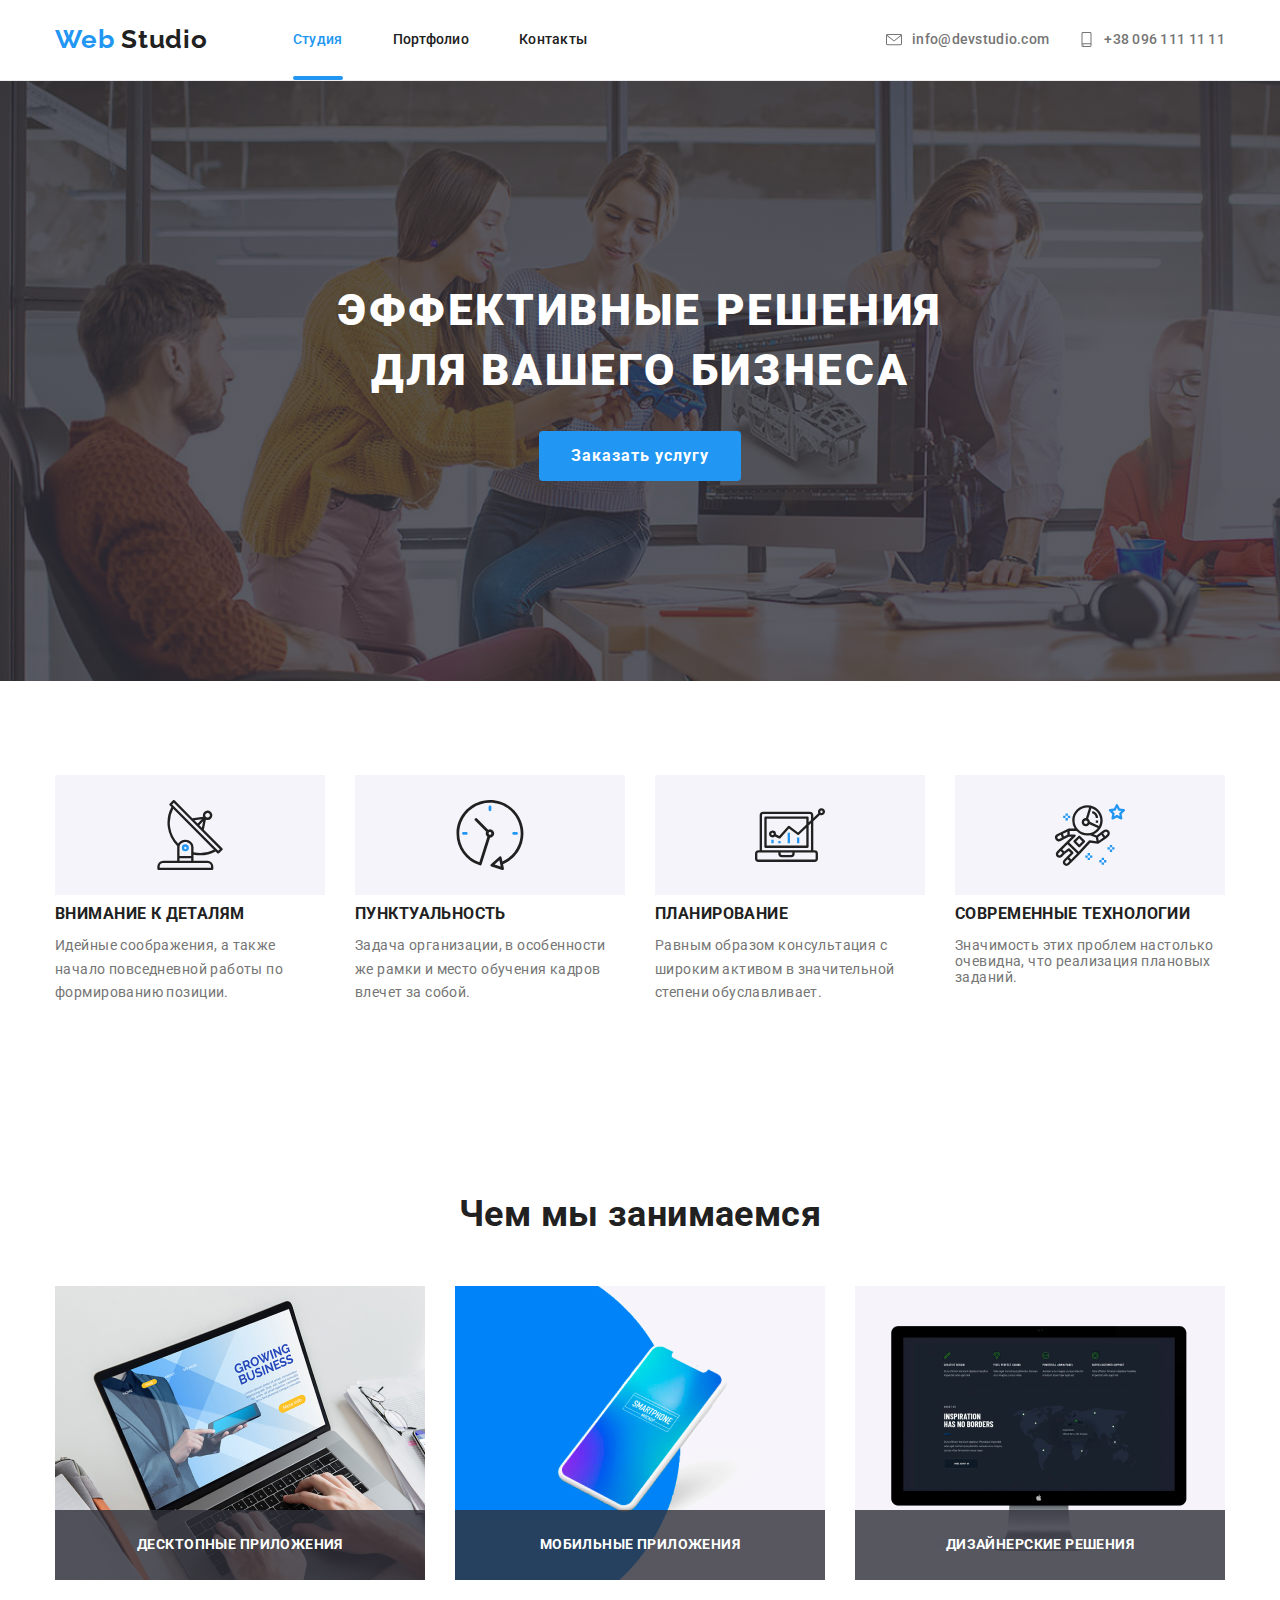
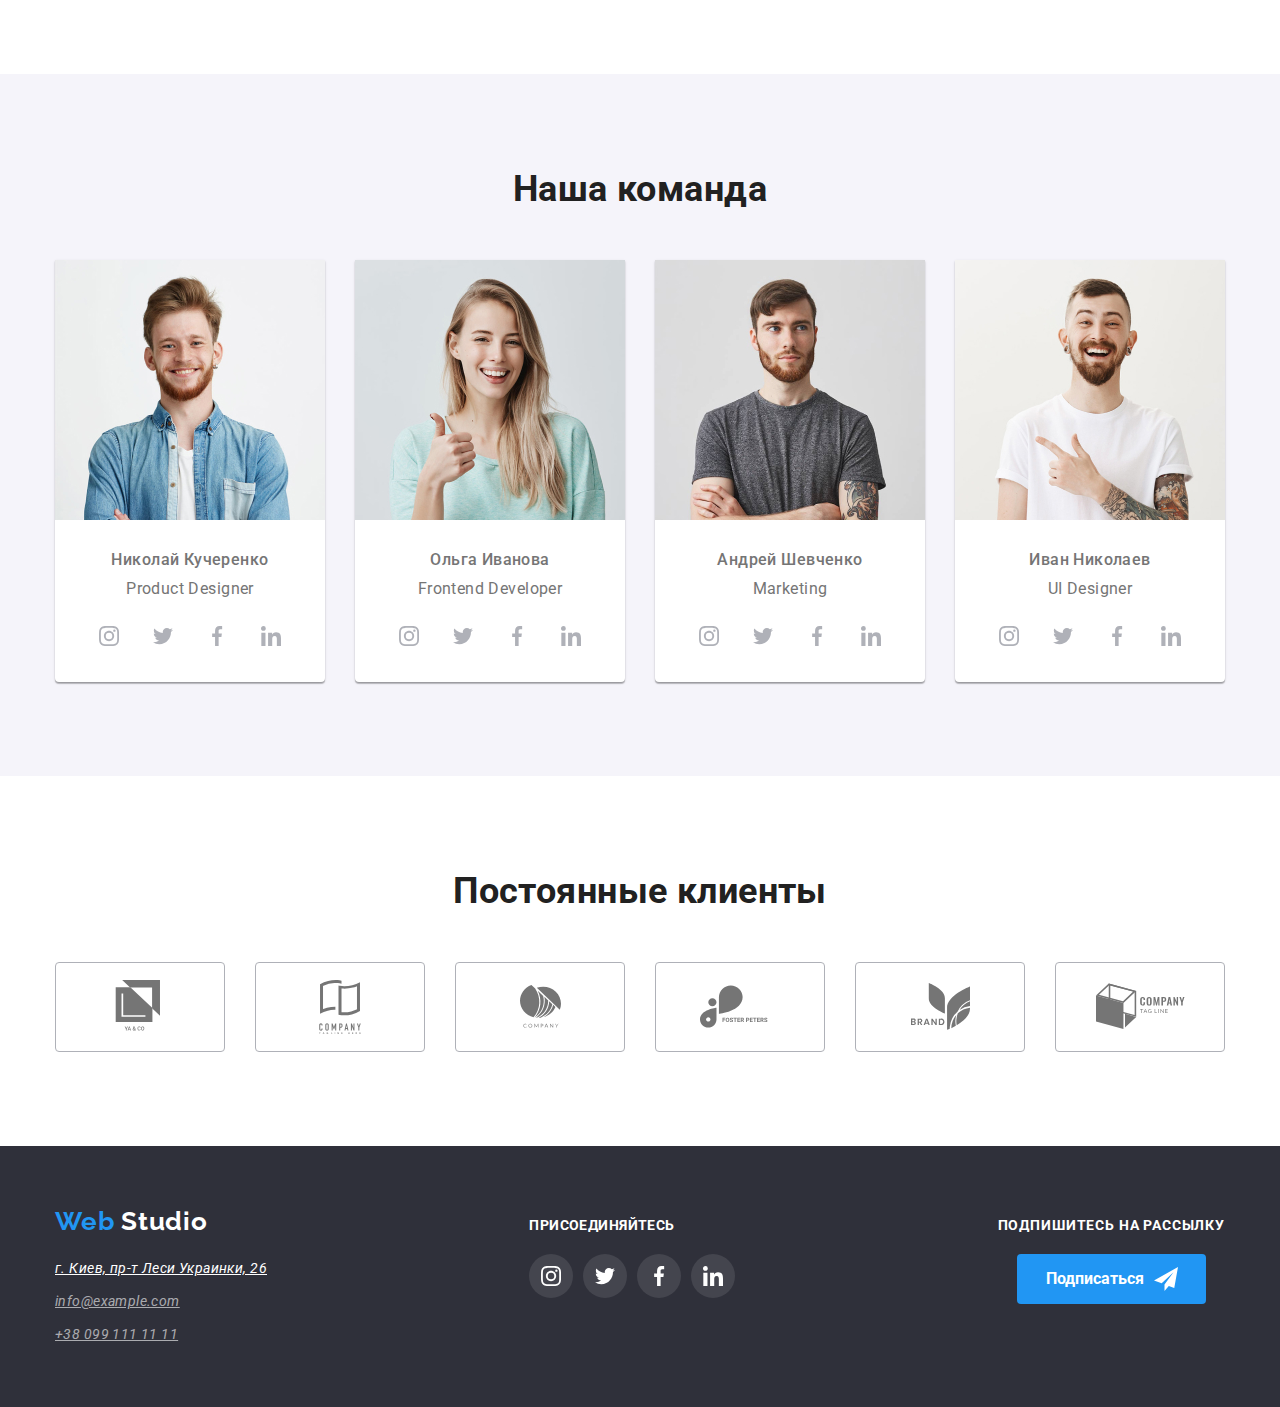
<file: index.html>
<!DOCTYPE html>
<html lang="ru">
  <head>
    <meta charset="UTF-8" />
    <meta name="viewport" content="width=device-width, initial-scale=1.0" />
    <title>Web Studio</title>
    <link
      href="https://fonts.googleapis.com/css2?family=Raleway:wght@700&family=Roboto:wght@400;500;900&display=swap"
      rel="stylesheet"
    />
    <link
      rel="stylesheet"
      href="https://cdnjs.cloudflare.com/ajax/libs/modern-normalize/0.7.0/modern-normalize.min.css"
    />
    <link rel="stylesheet" href="./css/style.css" />
  </head>
  <body>
    <!--Header-->
    <header class="page-header">
      <div class="container main-nav">
        <nav class="nav">
          <a class="logo" href="./index.html">
            Web <span class="logo__studio">Studio</span>
          </a>
          <ul class="site-nav list">
            <li class="site-nav__item">
              <a
                class="site-nav__link site-nav__link--current"
                href="./index.html"
                >Студия</a
              >
            </li>
            <li class="site-nav__item">
              <a class="site-nav__link" href="./portfolio.html">Портфолио</a>
            </li>
            <li class="site-nav__item">
              <a class="site-nav__link" href="">Контакты</a>
            </li>
          </ul>
        </nav>
        <ul class="auth-nav list">
          <li class="auth-nav__item">
            <a class="auth-nav__link" href="mailto:info@devstudio.com">
              <svg class="auth-nav__link--icon" width="16" height="16">
                <use href="./img/symbol-defs.svg#icon-mail"></use>
              </svg>

              info@devstudio.com
            </a>
          </li>
          <li class="auth-nav__item">
            <a class="auth-nav__link" href="tel:+380961111111">
              <svg class="auth-nav__link--icon" width="15" height="15">
                <use href="./img/symbol-defs.svg#icon-phone"></use>
              </svg>
              +38 096 111 11 11
            </a>
          </li>
        </ul>
      </div>
    </header>
    <main>
      <!--Hero-->
      <section class="hero-section">
        <div class="container hero">
          <h1 class="hero__title">Эффективные решения для вашего бизнеса</h1>
          <button class="button" data-modal-open>
            Заказать услугу
          </button>
        </div>
      </section>

      <!--work-->
      <section class="work-section">
        <div class="container">
          <h2 class="title main visually-hidden">Особенность работы</h2>
          <ul class="work list">
            <li class="work__item">
              <div class="work__item--icon">
                <svg class="work__item--sputnik">
                  <use href="./img/symbol-defs.svg#icon-sputnik"></use>
                </svg>
              </div>
              <h3 class="work__title">Внимание к деталям</h3>
              <p class="work__text">
                Идейные соображения, а также начало повседневной работы по
                формированию позиции.
              </p>
            </li>
            <li class="work__item">
              <div class="work__item--icon">
                <svg class="work__item--time">
                  <use href="./img/symbol-defs.svg#icon-time"></use>
                </svg>
              </div>
              <h3 class="work__title">Пунктуальность</h3>
              <p class="work__text">
                Задача организации, в особенности же рамки и место обучения
                кадров влечет за собой.
              </p>
            </li>
            <li class="work__item">
              <div class="work__item--icon">
                <svg class="work__item--comp">
                  <use href="./img/symbol-defs.svg#icon-comp"></use>
                </svg>
              </div>
              <h3 class="work__title">Планирование</h3>
              <p class="work__text">
                Равным образом консультация с широким активом в значительной
                степени обуславливает.
              </p>
            </li>
            <li class="work__item">
              <div class="work__item--icon">
                <svg class="work__item--astronaut">
                  <use href="./img/symbol-defs.svg#icon-astronaut"></use>
                </svg>
              </div>
              <h3 class="work__title">Современные технологии</h3>
              <p>
                Значимость этих проблем настолько очевидна, что реализация
                плановых заданий.
              </p>
            </li>
          </ul>
        </div>
      </section>
      <!--Employment-->
      <section class="employment-section">
        <div class="container">
          <h2 class="employment__title">Чем мы занимаемся</h2>
          <ul class="employment list">
            <li class="employment__item">
              <img
                src="./img/desctop-application.jpg"
                alt="Десктопные приложения"
                width="370"
              />
              <p class="employment__text">Десктопные приложения</p>
            </li>
            <li class="employment__item">
              <img
                src="./img/mobile-applications.jpg"
                alt="Мобильные приложения"
                width="370"
              />
              <p class="employment__text">Мобильные приложения</p>
            </li>
            <li class="employment__item">
              <img
                src="./img/design-solutions.jpg"
                alt="Дизайнерские решения"
                width="370"
              />
              <p class="employment__text">Дизайнерские решения</p>
            </li>
          </ul>
        </div>
      </section>
      <!--Team-->
      <section class="team-section">
        <div class="container">
          <h2 class="team__title">Наша команда</h2>
          <ul class="team list">
            <li class="team__item">
              <img src="./img/kucherenko.jpg" alt="Курченко" width="270" />
              <h3 class="team__name">Николай Кучеренко</h3>
              <p class="team__text">Product Designer</p>
              <ul class="list team-social">
                <li>
                  <a class="team-social__link" href="">
                    <svg class="team-social__link--icon">
                      <use href="./img/symbol-defs.svg#icon-instagram"></use>
                    </svg>
                  </a>
                </li>
                <li>
                  <a class="team-social__link" href="">
                    <svg class="team-social__link--icon">
                      <use href="./img/symbol-defs.svg#icon-twitter"></use>
                    </svg>
                  </a>
                </li>
                <li>
                  <a class="team-social__link" href="">
                    <svg class="team-social__link--icon">
                      <use href="./img/symbol-defs.svg#icon-facebook"></use>
                    </svg>
                  </a>
                </li>
                <li>
                  <a class="team-social__link" href="">
                    <svg class="team-social__link--icon">
                      <use href="./img/symbol-defs.svg#icon-linkedin"></use>
                    </svg>
                  </a>
                </li>
              </ul>
            </li>
            <li class="team__item">
              <img src="./img/ivanova.jpg" alt="Иванова" width="270" />
              <h3 class="team__name">Ольга Иванова</h3>
              <p class="team__text">Frontend Developer</p>
              <ul class="list team-social">
                <li>
                  <a class="team-social__link" href="">
                    <svg class="team-social__link--icon">
                      <use href="./img/symbol-defs.svg#icon-instagram"></use>
                    </svg>
                  </a>
                </li>
                <li>
                  <a class="team-social__link" href="">
                    <svg class="team-social__link--icon">
                      <use href="./img/symbol-defs.svg#icon-twitter"></use>
                    </svg>
                  </a>
                </li>
                <li>
                  <a class="team-social__link" href="">
                    <svg class="team-social__link--icon">
                      <use href="./img/symbol-defs.svg#icon-facebook"></use>
                    </svg>
                  </a>
                </li>
                <li>
                  <a class="team-social__link" href="">
                    <svg class="team-social__link--icon">
                      <use href="./img/symbol-defs.svg#icon-linkedin"></use>
                    </svg>
                  </a>
                </li>
              </ul>
            </li>
            <li class="team__item">
              <img src="./img/shevchenko.jpg" alt="Шевченко" width="270" />
              <h3 class="team__name">Андрей Шевченко</h3>
              <p class="team__text">Marketing</p>
              <ul class="list team-social">
                <li>
                  <a class="team-social__link" href="">
                    <svg class="team-social__link--icon">
                      <use href="./img/symbol-defs.svg#icon-instagram"></use>
                    </svg>
                  </a>
                </li>
                <li>
                  <a class="team-social__link" href="">
                    <svg class="team-social__link--icon">
                      <use href="./img/symbol-defs.svg#icon-twitter"></use>
                    </svg>
                  </a>
                </li>
                <li>
                  <a class="team-social__link" href="">
                    <svg class="team-social__link--icon">
                      <use href="./img/symbol-defs.svg#icon-facebook"></use>
                    </svg>
                  </a>
                </li>
                <li>
                  <a class="team-social__link" href="">
                    <svg class="team-social__link--icon">
                      <use href="./img/symbol-defs.svg#icon-linkedin"></use>
                    </svg>
                  </a>
                </li>
              </ul>
            </li>
            <li class="team__item">
              <img src="./img/nikolaev.jpg" alt="Николаев" width="270" />
              <h3 class="team__name">Иван Николаев</h3>
              <p class="team__text">UI Designer</p>
              <ul class="list team-social">
                <li>
                  <a class="team-social__link" href="">
                    <svg class="team-social__link--icon">
                      <use href="./img/symbol-defs.svg#icon-instagram"></use>
                    </svg>
                  </a>
                </li>
                <li>
                  <a class="team-social__link" href="">
                    <svg class="team-social__link--icon">
                      <use href="./img/symbol-defs.svg#icon-twitter"></use>
                    </svg>
                  </a>
                </li>
                <li>
                  <a class="team-social__link" href="">
                    <svg class="team-social__link--icon">
                      <use href="./img/symbol-defs.svg#icon-facebook"></use>
                    </svg>
                  </a>
                </li>
                <li>
                  <a class="team-social__link" href="">
                    <svg class="team-social__link--icon">
                      <use href="./img/symbol-defs.svg#icon-linkedin"></use>
                    </svg>
                  </a>
                </li>
              </ul>
            </li>
          </ul>
        </div>
      </section>
      <!--Clients-->
      <section class="clients-section">
        <div class="container">
          <h2 class="clients__title">Постоянные клиенты</h2>
          <ul class="clients list">
            <li class="clients__item">
              <a class="clients__link" href="">
                <svg class="clients__item--icon" width="54" height="54">
                  <use href="./img/symbol-defs.svg#icon-client-1"></use>
                </svg>
              </a>
            </li>
            <li class="clients__item">
              <a class="clients__link" href="">
                <svg class="clients__item--icon" width="54" height="54">
                  <use href="./img/symbol-defs.svg#icon-client-2"></use>
                </svg>
              </a>
            </li>
            <li class="clients__item">
              <a class="clients__link" href="">
                <svg class="clients__item--icon" width="43" height="43">
                  <use href="./img/symbol-defs.svg#icon-client-3"></use>
                </svg>
              </a>
            </li>
            <li class="clients__item">
              <a class="clients__link" href="">
                <svg class="clients__item--icon" width="80" height="90">
                  <use href="./img/symbol-defs.svg#icon-client-4"></use>
                </svg>
              </a>
            </li>
            <li class="clients__item">
              <a class="clients__link" href="">
                <svg class="clients__item--icon" width="59" height="59">
                  <use href="./img/symbol-defs.svg#icon-client-5"></use>
                </svg>
              </a>
            </li>
            <li class="clients__item">
              <a class="clients__link" href="">
                <svg class="clients__item--icon" width="89" height="89">
                  <use href="./img/symbol-defs.svg#icon-client-6"></use>
                </svg>
              </a>
            </li>
          </ul>
        </div>
      </section>
    </main>
    <!--Footer-->
    <footer class="footer">
      <div class="container footer__container">
        <div>
          <a class="logo footer__logo" href="./index.html">
            Web <span class="footer__studio">Studio</span>
          </a>
          <address>
            <ul class="list contact">
              <li class="contact__item">
                <a class="contact__item--address" href=""
                  >г. Киев, пр-т Леси Украинки, 26</a
                >
              </li>
              <li class="contact__item">
                <a class="contact__item--mail" href="mailto:info@example.com"
                  >info@example.com</a
                >
              </li>
              <li class="contact__item">
                <a class="contact__item--phone" href="tel:+380991111111"
                  >+38 099 111 11 11</a
                >
              </li>
            </ul>
          </address>
        </div>
        <div class="join">
          <p class="join__title">присоединяйтесь</p>
          <ul class="list join__social">
            <li class="join__item">
              <a class="join__link" href="">
                <svg class="join__social--icon">
                  <use href="./img/symbol-defs.svg#icon-instagram"></use>
                </svg>
              </a>
            </li>
            <li class="join__item">
              <a class="join__link" href="">
                <svg class="join__social--icon">
                  <use href="./img/symbol-defs.svg#icon-twitter"></use>
                </svg>
              </a>
            </li>
            <li class="join__item">
              <a class="join__link" href="">
                <svg class="join__social--icon">
                  <use href="./img/symbol-defs.svg#icon-facebook"></use>
                </svg>
              </a>
            </li>
            <li class="join__item">
              <a class="join__link" href="">
                <svg class="join__social--icon">
                  <use href="./img/symbol-defs.svg#icon-linkedin"></use>
                </svg>
              </a>
            </li>
          </ul>
        </div>
        <div class="subscribe">
          <p class="subscribe__title">
            Подпишитесь на рассылку
          </p>
          <button class="subscribe__button">
            <p class="subscribe__label">Подписаться</p>
            <svg width="24" height="24">
              <use href="./img/symbol-defs.svg#icon-icon-send"></use>
            </svg>
          </button>
        </div>
      </div>
    </footer>
  </body>
</html>
</file>
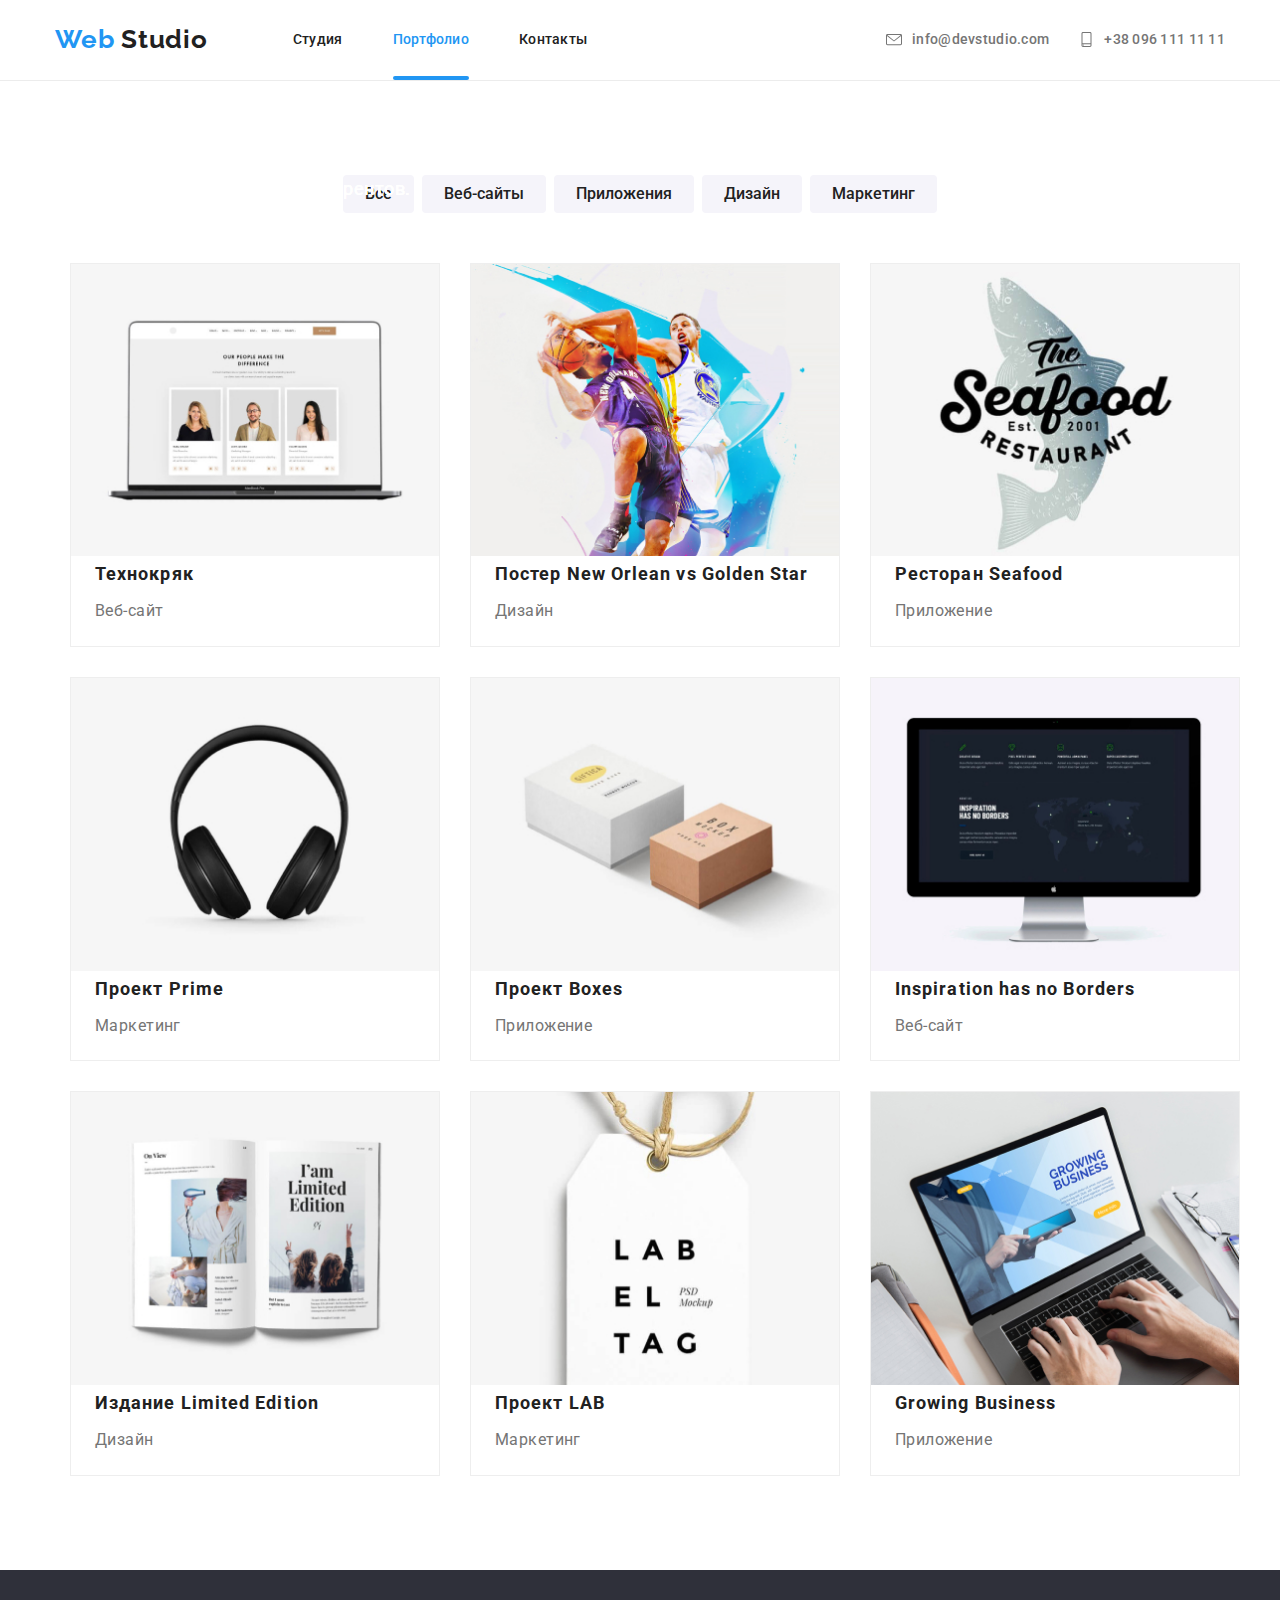
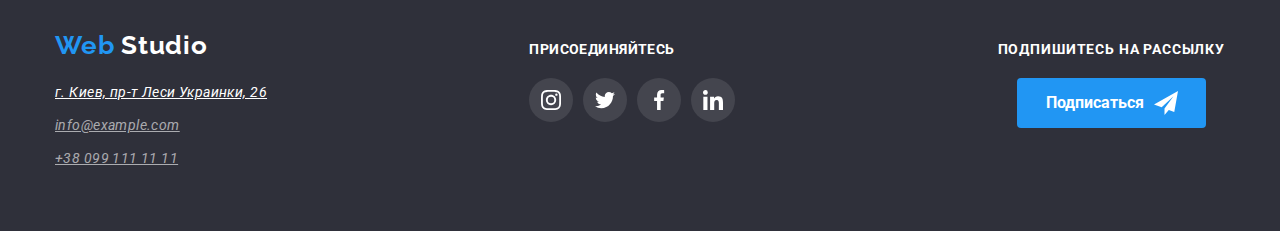
<file: portfolio.html>
<!DOCTYPE html>
<html lang="ru">
  <head>
    <meta charset="UTF-8" />
    <meta name="viewport" content="width=device-width, initial-scale=1.0" />
    <title>Portfolio</title>
    <link
      href="https://fonts.googleapis.com/css2?family=Raleway:wght@700&family=Roboto:wght@400;500;900&display=swap"
      rel="stylesheet"
    />
    <link
      rel="stylesheet"
      href="https://cdnjs.cloudflare.com/ajax/libs/modern-normalize/0.7.0/modern-normalize.min.css"
    />
    <link rel="stylesheet" href="./css/style.css" />
  </head>

  <body>
    <!--Header-->
    <header class="page-header">
      <div class="container main-nav">
        <nav class="nav">
          <a class="logo" href="./index.html">
            Web <span class="logo__studio">Studio</span>
          </a>
          <ul class="site-nav list">
            <li class="site-nav__item">
              <a class="site-nav__link" href="./index.html">Студия</a>
            </li>
            <li class="site-nav__item">
              <a
                class="site-nav__link site-nav__link--current"
                href="./portfolio.html"
                >Портфолио</a
              >
            </li>
            <li class="site-nav__item">
              <a class="site-nav__link" href="">Контакты</a>
            </li>
          </ul>
        </nav>
        <ul class="auth-nav list">
          <li class="auth-nav__item">
            <a class="auth-nav__link" href="mailto:info@devstudio.com">
              <svg class="auth-nav__link--icon" width="16" height="16">
                <use href="./img/symbol-defs.svg#icon-mail"></use>
              </svg>

              info@devstudio.com
            </a>
          </li>
          <li class="auth-nav__item">
            <a class="auth-nav__link" href="tel:+380961111111">
              <svg class="auth-nav__link--icon" width="15" height="15">
                <use href="./img/symbol-defs.svg#icon-phone"></use>
              </svg>
              +38 096 111 11 11
            </a>
          </li>
        </ul>
      </div>
    </header>
    <main class="page-main">
      <section class="container">
        <h1 class="visually-hidden">Портфолио</h1>
        <!--Filter-->
        <ul class="list filter">
          <li class="filter__item">
            <button class="filter__button" type="button">Все</button>
          </li>
          <li class="filter__item">
            <button class="filter__button" type="button">Веб-сайты</button>
          </li>
          <li class="filter__item">
            <button class="filter__button" type="button">Приложения</button>
          </li>
          <li class="filter__item">
            <button class="filter__button" type="button">Дизайн</button>
          </li>
          <li class="filter__item">
            <button class="filter__button" type="button">Маркетинг</button>
          </li>
        </ul>

        <!--cards-->
        <ul class="list cards container">
          <li class="cards__item">
            <a class="cards__link" href="">
              <img
                class="cards--image"
                src="./img/site-tehnokryak.jpg"
                alt="Веб-сайт Технокряк"
                width="370"
                height="294"
              />
              <p class="cards__description">
                Технокряк это современная площадка распространения коронавируса.
                Компании используют эту платформу для цифрового шпионажа и атак
                на защищённые сервера конкурентов.
              </p>

              <h2 class="cards__title">Технокряк</h2>
              <p class="cards__category">Веб-сайт</p>
            </a>
          </li>
          <li class="cards__item">
            <a class="cards__link" href="">
              <img
                class="cards--image"
                src="./img/basketball.jpg"
                alt="Баскетбол"
                width="370"
                height="294"
              />
              <p class="cards__description">
                Технокряк это современная площадка распространения коронавируса.
                Компании используют эту платформу для цифрового шпионажа и атак
                на защищённые сервера конкурентов.
              </p>
              <h2 class="cards__title">Постер New Orlean vs Golden Star</h2>
              <p class="cards__category">Дизайн</p>
            </a>
          </li>
          <li class="cards__item">
            <a class="cards__link" href="">
              <img
                class="cards--image"
                src="./img/restaurant.jpg"
                alt="Логотип ресторана"
                width="370"
                height="294"
              />
              <p class="cards__description">
                Технокряк это современная площадка распространения коронавируса.
                Компании используют эту платформу для цифрового шпионажа и атак
                на защищённые сервера конкурентов.
              </p>
              <h2 class="cards__title">Ресторан Seafood</h2>
              <p class="cards__category">Приложение</p>
            </a>
          </li>
          <li class="cards__item">
            <a class="cards__link" href="">
              <img
                class="cards--image"
                src="./img/headphones.jpg"
                alt="Наушники"
                width="370"
                height="294"
              />
              <p class="cards__description">
                Технокряк это современная площадка распространения коронавируса.
                Компании используют эту платформу для цифрового шпионажа и атак
                на защищённые сервера конкурентов.
              </p>
              <h2 class="cards__title">Проект Prime</h2>
              <p class="cards__category">Маркетинг</p>
            </a>
          </li>
          <li class="cards__item">
            <a class="cards__link" href="">
              <img
                class="cards--image"
                src="./img/boxes.jpg"
                alt="Коробки"
                width="370"
                height="294"
              />
              <p class="cards__description">
                Технокряк это современная площадка распространения коронавируса.
                Компании используют эту платформу для цифрового шпионажа и атак
                на защищённые сервера конкурентов.
              </p>
              <h2 class="cards__title">Проект Boxes</h2>
              <p class="cards__category">Приложение</p>
            </a>
          </li>
          <li class="cards__item">
            <a class="cards__link" href="">
              <img
                class="cards--image"
                src="./img/website.jpg"
                alt="Веб-сайт"
                width="370"
                height="294"
              />
              <p class="cards__description">
                Технокряк это современная площадка распространения коронавируса.
                Компании используют эту платформу для цифрового шпионажа и атак
                на защищённые сервера конкурентов.
              </p>
              <h2 class="cards__title">Inspiration has no Borders</h2>
              <p class="cards__category">Веб-сайт</p>
            </a>
          </li>
          <li class="cards__item">
            <a class="cards__link" href="">
              <img
                class="cards--image"
                src="./img/book.jpg"
                alt="Издание"
                width="370"
                height="294"
              />
              <p class="cards__description">
                Технокряк это современная площадка распространения коронавируса.
                Компании используют эту платформу для цифрового шпионажа и атак
                на защищённые сервера конкурентов.
              </p>
              <h2 class="cards__title">Издание Limited Edition</h2>
              <p class="cards__category">Дизайн</p>
            </a>
          </li>
          <li class="cards__item">
            <a class="cards__link" href="">
              <img
                class="cards--image"
                src="./img/lab.jpg"
                alt="Проект LAB"
                width="370"
                height="294"
              />
              <p class="cards__description">
                Технокряк это современная площадка распространения коронавируса.
                Компании используют эту платформу для цифрового шпионажа и атак
                на защищённые сервера конкурентов.
              </p>
              <h2 class="cards__title">Проект LAB</h2>
              <p class="cards__category">Маркетинг</p>
            </a>
          </li>
          <li class="cards__item">
            <a class="cards__link" href="">
              <img
                class="cards--image"
                src="./img/notebook.jpg"
                alt="Ноутбук"
                width="370"
                height="294"
              />
              <p class="cards__description">
                Технокряк это современная площадка распространения коронавируса.
                Компании используют эту платформу для цифрового шпионажа и атак
                на защищённые сервера конкурентов.
              </p>
              <h2 class="cards__title">Growing Business</h2>
              <p class="cards__category">Приложение</p>
            </a>
          </li>
        </ul>
      </section>
    </main>
    <!--Footer-->
    <footer class="footer">
      <div class="container footer__container">
        <div>
          <a class="logo footer__logo" href="./index.html">
            Web <span class="footer__studio">Studio</span>
          </a>
          <address>
            <ul class="list contact">
              <li class="contact__item">
                <a class="contact__item--address" href=""
                  >г. Киев, пр-т Леси Украинки, 26</a
                >
              </li>
              <li class="contact__item">
                <a class="contact__item--mail" href="mailto:info@example.com"
                  >info@example.com</a
                >
              </li>
              <li class="contact__item">
                <a class="contact__item--phone" href="tel:+380991111111"
                  >+38 099 111 11 11</a
                >
              </li>
            </ul>
          </address>
        </div>
        <div class="join">
          <p class="join__title">присоединяйтесь</p>
          <ul class="list join__social">
            <li class="join__item">
              <a class="join__link" href="">
                <svg class="join__social--icon">
                  <use href="./img/symbol-defs.svg#icon-instagram"></use>
                </svg>
              </a>
            </li>
            <li class="join__item">
              <a class="join__link" href="">
                <svg class="join__social--icon">
                  <use href="./img/symbol-defs.svg#icon-twitter"></use>
                </svg>
              </a>
            </li>
            <li class="join__item">
              <a class="join__link" href="">
                <svg class="join__social--icon">
                  <use href="./img/symbol-defs.svg#icon-facebook"></use>
                </svg>
              </a>
            </li>
            <li class="join__item">
              <a class="join__link" href="">
                <svg class="join__social--icon">
                  <use href="./img/symbol-defs.svg#icon-linkedin"></use>
                </svg>
              </a>
            </li>
          </ul>
        </div>
        <div class="subscribe">
          <p class="subscribe__title">
            Подпишитесь на рассылку
          </p>
          <button class="subscribe__button">
            <p class="subscribe__label">Подписаться</p>
            <img src="./img/icon-send.svg" alt="Иконка подписаться" />
          </button>
        </div>
      </div>
    </footer>
  </body>
</html>
</file>
<file: css/style.css>
:root {
  --primery-text-color: #757575;
  --title-text-color: #212121;
  --accent-text-color: #2196f3;
  --white-color: #ffffff;
  --bg-text-color: rgba(47, 48, 58, 0.8);
  --bg-footer-color: #2f303a;
  --bg-team-color: #f5f4fa;
  --address-text-color: rgba(255, 255, 255, 0.6);
  --background-social: rgba(255, 255, 255, 0.1);
  --cards-bg-color: rgba(33, 150, 243, 0.9);
  --filter-bg-color: #f5f4fa;
  --cubic-bezier-dafault: cubic-bezier(0.4, 0, 0.2, 1);
  --time-animation: 250ms;
  --bg-color-modal: rgba(0, 0, 0, 0.2);
}

body {
  background-color: var(--white-color);
  color: var(--primery-text-color);

  font-family: Roboto;
  font-size: 14px;
  line-height: 1.14;
  letter-spacing: 0.03em;
}

img {
  display: block;
  max-width: 100%;
  height: auto;
}

.list {
  list-style: none;
  margin-top: 0;
  margin-bottom: 0;
  padding: 0;
}

.container {
  width: 1200px;
  padding-left: 15px;
  padding-right: 15px;
  margin-left: auto;
  margin-right: auto;
}

.visually-hidden {
  position: absolute;
  width: 1px;
  height: 1px;
  margin: -1px;
  border: 0;
  padding: 0;
  white-space: nowrap;
  clip-path: inset(100%);
  clip: rect(0 0 0 0);
  overflow: hidden;
}

.main-nav {
  display: flex;
  align-items: center;
}

.nav {
  display: flex;
  align-items: center;
}

/* Header */

.page-header {
  border-bottom: 1px solid #ececec;
}

/* Site nav */

.logo {
  margin-right: 85px;

  color: var(--accent-text-color);
  font-family: Raleway;
  font-weight: 700;
  font-size: 26px;
  line-height: 1.2;
  letter-spacing: 0.03em;
  text-decoration: none;
}

.logo__studio {
  color: var(--title-text-color);
}

.site-nav {
  display: flex;
}

.site-nav__item:not(:last-child) {
  margin-right: 50px;
}

.site-nav__link {
  display: block;
  padding-top: 32px;
  padding-bottom: 32px;

  color: var(--title-text-color);
  font-weight: 500;
  letter-spacing: 0.02em;
  text-decoration: none;
  transition: color var(--time-animation) var(--cubic-bezier-dafault);
}

.site-nav__link:hover,
.site-nav__link:focus {
  color: var(--accent-text-color);
}

.site-nav__link--current {
  position: relative;
  color: var(--accent-text-color);
}

.site-nav__link--current::after {
  content: '';
  position: absolute;
  display: block;
  bottom: 0;
  width: 100%;
  height: 4px;
  border-radius: 2px;
  background-color: var(--accent-text-color);
}

/* Sing in */

.auth-nav {
  display: flex;
  margin-left: auto;
}

.auth-nav__item:not(:last-child) {
  margin-right: 30px;
}

.auth-nav__link--icon {
  margin-right: 10px;
  fill: var(--primery-text-color);
  transition: fill var(--time-animation) var(--cubic-bezier-dafault);
}

.auth-nav__link--phone {
  width: 10px;
  height: 14.94px;
}

.auth-nav__link {
  display: flex;
  align-items: center;
  color: var(--primery-text-color);
  font-weight: 500;
  letter-spacing: 0.02em;
  text-decoration: none;
  transition: color var(--time-animation) var(--cubic-bezier-dafault);
}

.auth-nav__link:hover,
.auth-nav__link:focus {
  color: var(--accent-text-color);
}

.auth-nav__link:hover .auth-nav__link--icon,
.auth-nav__link:focus .auth-nav__link--icon {
  fill: var(--accent-text-color);
}

/* Hero */

.hero-section {
  max-width: 1600px;
  height: 600px;
  background-image: linear-gradient(var(--bg-text-color), var(--bg-text-color)),
    url('../img/header-img.jpg');
}

.hero {
  text-align: center;
  padding-top: 200px;
  padding-bottom: 200px;
}

.hero__title {
  margin-top: 0;
  margin-bottom: 30px;
  color: var(--white-color);
  max-width: 696px;
  margin-left: auto;
  margin-right: auto;

  font-weight: 900;
  font-size: 44px;
  line-height: 1.36;
  letter-spacing: 0.06em;
  text-transform: uppercase;
}

.button {
  display: inline-block;
  padding: 10px 32px;
  font-weight: 700;
  font-size: 16px;
  line-height: 1.87;
  letter-spacing: 0.06em;
  text-decoration: none;
  align-items: center;
  min-width: 200px;
  border-radius: 4px;
  border-width: 0;
  text-align: center;
  color: var(--white-color);
  background-color: var(--accent-text-color);

  font-family: Roboto;
}

/* Work */

.work-section {
  padding-top: 94px;
  padding-bottom: 94px;
}

.work__item--icon {
  display: flex;
  align-items: center;
  justify-content: center;
  margin-bottom: 10px;
  background-color: var(--bg-team-color);
  height: 120px;
}

.work__item--sputnik {
  height: 70px;
}

.work__item--time {
  height: 70px;
}

.work__item--comp {
  width: 70px;
}

.work__item--astronaut {
  height: 70px;
}

.work__item {
  width: calc((100% - 90px) / 4);
}

.work {
  display: flex;
}

.work__item:not(:last-child) {
  margin-right: 30px;
}

.work__text {
  margin-top: 0;
  margin-bottom: 0;
  line-height: 1.71;
}

.work__title {
  margin-top: 0;
  margin-bottom: 10px;
  color: var(--title-text-color);

  font-weight: 700;
  text-transform: uppercase;
}

.title.main {
  margin-top: 0;
  margin-bottom: 50px;
  text-align: center;
}

/* employment */

.employment-section {
  padding-top: 94px;
  margin-bottom: 94px;
}

.employment__title {
  margin-top: 0px;
  margin-bottom: 50px;
  color: var(--title-text-color);

  font-weight: 700;
  font-size: 36px;
  line-height: 1.17;
  text-align: center;
}

.employment {
  display: flex;
}

.employment__item {
  position: relative;
  width: calc((100% - 60px) / 3);
}

.employment__text {
  position: absolute;
  bottom: 0;
  padding-top: 27px;
  padding-bottom: 27px;
  margin-top: 0;
  margin-bottom: 0;
  width: 100%;
  text-align: center;

  color: var(--white-color);
  background-color: var(--bg-text-color);

  font-weight: 700;
  text-transform: uppercase;
}

.employment__item:not(:last-child) {
  margin-right: 30px;
}

/* Team */

.team-section {
  padding-top: 94px;
  padding-bottom: 94px;

  background-color: var(--bg-team-color);
}

.team__title {
  margin-top: 0;
  margin-bottom: 50px;
  color: var(--title-text-color);

  font-weight: 700;
  font-size: 36px;
  line-height: 1.17;
  text-align: center;
}

.team {
  display: flex;
}

.team__item {
  padding-bottom: 24px;
  width: calc((100% - 90px) / 4);
  background-color: white;
  box-shadow: 0px 1px 3px rgba(0, 0, 0, 0.12), 0px 1px 1px rgba(0, 0, 0, 0.14),
    0px 2px 1px rgba(0, 0, 0, 0.2);
  border-radius: 0px 0px 4px 4px;
}

.team__item:not(:last-child) {
  margin-right: 30px;
}

.team__name {
  margin-top: 30px;
  margin-bottom: 10px;
  font-weight: 500;
  font-size: 16px;
  line-height: 1.19;
  text-align: center;
}

.team-social {
  margin-left: 32px;
  margin-right: 32px;
  display: flex;
  justify-content: space-between;
}

.team-social__link {
  display: flex;
  justify-content: center;
  align-items: center;
  width: 44px;
  height: 44px;
  border-radius: 50%;
  background-repeat: no-repeat;
  background-position: center;
  transition: background-color var(--time-animation) var(--cubic-bezier-dafault);
}

.team-social__link--icon {
  width: 20px;
  height: 20px;
  fill: #afb1b8;
  transition: fill var(--time-animation) var(--cubic-bezier-dafault);
}

.team-social__link:hover,
.team-social__link:focus {
  background-color: var(--accent-text-color);
}

.team-social__link:hover .team-social__link--icon,
.team-social__link:focus .team-social__link--icon {
  fill: var(--white-color);
}

.team__text {
  margin-top: 0;
  margin-bottom: 16px;
  font-size: 16px;
  line-height: 1.19;
  text-align: center;
}

/* Clients */

.clients-section {
  padding-bottom: 94px;
  padding-top: 94px;
}

.clients {
  display: flex;
}

.clients__item:not(:last-child) {
  margin-right: 30px;
}

.clients__item {
  display: flex;
  justify-content: center;
  align-items: center;
  width: calc((100% - 50px) / 6);
  min-height: 90px;
}

.clients__title {
  margin-top: 0px;
  margin-bottom: 50px;
  color: var(--title-text-color);
  font-weight: 700;
  font-size: 36px;
  line-height: 1.17;
  text-align: center;
}

.clients__link {
  display: flex;
  justify-content: center;
  align-items: center;
  border: 1px solid #afb1b8;
  border-radius: 4px;
  width: 170px;
  height: 90px;
  transition: border-color var(--time-animation) var(--cubic-bezier-dafault);
}

.clients__item--icon {
  fill: var(--primery-text-color);
  transition: fill var(--time-animation) var(--cubic-bezier-dafault);
}

.clients__link:hover,
.clients__link:focus {
  border-color: var(--accent-text-color);
  fill: var(--accent-text-color);
}

.clients__link:hover .clients__item--icon,
.clients__link:focus .clients__item--icon {
  fill: var(--accent-text-color);
}

/* Footer */
.footer {
  padding-top: 60px;
  padding-bottom: 60px;
  background-color: var(--bg-footer-color);
}

.footer__container {
  display: flex;
  align-items: baseline;
  justify-content: space-between;
}

/* Footer Logo */

.footer__logo {
  display: block;
  margin-bottom: 20px;
  margin-right: 0;
}

.footer__studio {
  color: var(--white-color);
}

/* Contact */

.contact__item {
  line-height: 1.71;
}

.contact__item--mail,
.contact__item--phone {
  color: var(--address-text-color);
}

.contact__item--address {
  color: var(--white-color);
}

.contact__item:not(:last-child) {
  margin-bottom: 9px;
}

/* Join */

.join__title {
  margin-bottom: 20px;
  margin-top: 0;

  color: var(--white-color);

  font-weight: 700;
  text-transform: uppercase;
}

.join__social {
  display: flex;
  justify-content: space-between;
}

.join__item:not(:last-child) {
  margin-right: 10px;
}

.join__link {
  display: flex;
  align-items: center;
  justify-content: center;
  width: 44px;
  height: 44px;
  border-radius: 50%;
  background-color: var(--background-social);
  background-repeat: no-repeat;
  background-position: center;
  transition: background-color var(--time-animation) var(--cubic-bezier-dafault);
}

.join__link:hover,
.join__link:focus {
  background-color: var(--accent-text-color);
}

.join__social--icon {
  width: 20px;
  height: 20px;
  fill: var(--white-color);
}

/* Subscribe */

.subscribe {
  color: var(--white-color);
  font-weight: 700;
  text-align: center;
  letter-spacing: 0.06em;
  text-transform: uppercase;
}

.subscribe__title {
  margin-top: 0;
  margin-bottom: 20px;
}

.subscribe__button {
  display: inline-flex;
  padding-top: 10px;
  padding-bottom: 10px;
  padding-left: 29px;
  padding-right: 28px;
  border-radius: 4px;
  border-width: 0;
  align-items: center;
  font-weight: 700;
  font-size: 16px;
  line-height: 1.87;
  color: var(--white-color);
  background-color: var(--accent-text-color);
}

.subscribe__label {
  margin-top: 0;
  margin-bottom: 0;
  margin-right: 10px;
}

/* Portfolio */

/* Main */

.page-main {
  padding-top: 94px;
  margin-bottom: 94px;
}

/* Filter */

.filter {
  display: flex;
  justify-content: center;
  margin-bottom: 50px;
}

.filter__item:not(:last-child) {
  margin-right: 8px;
}

.filter__button {
  padding-top: 6px;
  padding-bottom: 6px;
  padding-left: 22px;
  padding-right: 22px;
  color: var(--title-text-color);
  background-color: var(--filter-bg-color);
  border-width: 0;
  border-radius: 4px;
  font-weight: 500;
  font-size: 16px;
  line-height: 1.62;
  text-align: center;
  transition: color var(--time-animation) var(--cubic-bezier-dafault),
    background-color var(--time-animation) var(--cubic-bezier-dafault);
}

.filter__button:hover,
.filter__button:focus {
  color: var(--white-color);
  background-color: var(--accent-text-color);
}

/* Cards */

.cards {
  display: flex;
  flex-wrap: wrap;
}

.cards__item {
  width: calc((100% - 60px) / 3);
  margin-right: 30px;
  margin-bottom: 30px;
  border: 1px solid #eeeeee;
  box-sizing: border-box;
  text-decoration: none;
}

.cards__item:nth-child(3n) {
  margin-right: 0;
}

.cards__item:nth-last-child(-n + 3) {
  margin-bottom: 0;
}

.cards__image {
  margin-bottom: 20px;
}

.cards__link {
  display: block;
  padding-bottom: 20px;
  text-decoration: none;
  transition: box-shadow var(--time-animation) var(--cubic-bezier-dafault);
}

.cards__link:hover,
.cards__link:focus {
  box-shadow: 0px 1px 1px rgba(0, 0, 0, 0.12), 0px 4px 4px rgba(0, 0, 0, 0.06),
    1px 4px 6px rgba(0, 0, 0, 0.16);
}

.cards__title {
  margin-top: 0;
  margin-bottom: 4px;
  margin-left: 24px;
  margin-right: 24px;
  color: var(--title-text-color);

  font-weight: 700;
  font-size: 18px;
  line-height: 2;
  letter-spacing: 0.06em;
}

.cards__thumb {
  position: relative;
  overflow: hidden;
}

.cards__thumb::before {
  content: '';
  position: absolute;
  top: 0;
  left: 0;
  width: 100%;
  height: 100%;
  background-color: var(--cards-bg-color);
  transform: translateY(100%);
  transition: transform var(--time-animation) var(--cubic-bezier-dafault);
}

.cards__description {
  position: absolute;
  display: inline-block;
  top: 63px;
  left: 24px;
  right: 24px;
  transform: translateY(150%);
  margin-top: 0;
  margin-bottom: 0;
  color: var(--white-color);
  font-size: 18px;
  line-height: 1.56;
  transition: transform var(--time-animation) var(--cubic-bezier-dafault);
}

.cards__link:hover .cards__description,
.cards__link:hover .cards__thumb::before,
.cards__link:focus .cards__description,
.cards__link:focus .cards__thumb::before {
  transform: translateY(0);
}

.cards__category {
  margin-top: 0;
  margin-bottom: 0;
  margin-left: 24px;
  margin-right: 24px;
  color: var(--primery-text-color);
  font-size: 16px;
  line-height: 1.87;
}

/* Modal */

.backdrop {
  position: fixed;
  top: 0;
  left: 0;
  width: 100%;
  height: 100%;
  opacity: 1;
  pointer-events: auto;
  background-color: var(--bg-color-modal);
  transition: opacity var(--time-animation) var(--cubic-bezier-dafault);
}

.modal {
  position: absolute;
  top: 50%;
  left: 50%;
  min-width: 528px;
  min-height: 581px;
  padding: 40px;

  background: var(--white-color);
  box-shadow: 0px 1px 3px rgba(0, 0, 0, 0.12), 0px 1px 1px rgba(0, 0, 0, 0.14),
    0px 2px 1px rgba(0, 0, 0, 0.2);
  border-radius: 4px;
  transform: scale(1) translate(-50%, -50%);
  transition: transform var(--time-animation) var(--cubic-bezier-dafault);
}

.backdrop.is-hidden .modal {
  transform: scale(1.1) translate(-50%, -50%);
}

.backdrop.is-hidden {
  opacity: 0;
  pointer-events: none;
}

.modal__title {
  display: inline-block;
  margin-bottom: 30px;
  font-weight: 700;
  font-size: 20px;
  line-height: 1.15;
  text-align: center;
  letter-spacing: 0.03em;

  color: #212121;
}

.modal__close {
  position: absolute;
  top: 8px;
  right: 8px;
  display: flex;
  align-items: center;
  justify-content: center;
  width: 30px;
  height: 30px;
  box-shadow: 0px 1px 3px rgba(0, 0, 0, 0.12), 0px 1px 1px rgba(0, 0, 0, 0.14),
    0px 2px 1px rgba(0, 0, 0, 0.2);
  border: 1px solid rgba(0, 0, 0, 0.1);
  border-radius: 50%;
}

.modal__close:hover,
.modal__close:focus {
  fill: var(--accent-text-color);
}

input {
  width: 100%;
  border: 1px solid rgba(33, 33, 33, 0.2);
  box-sizing: border-box;
  border-radius: 4px;
}

input[type='checkbox'] {
  margin-right: 8px;
  width: 15px;
  height: 16px;
  background-color: var(--title-text-color);
}

.modal__comment {
  height: 120px;
}

.modal__list {
  margin-bottom: 30px;
}

.modal__list--item {
  letter-spacing: 0.01em;
}

.modal__list--item:not(:last-child) {
  margin-bottom: 28px;
}

.modal__link {
  color: var(--accent-text-color);
}

.modal__checkbox {
  display: flex;
  align-items: center;
  line-height: 1.71;
  letter-spacing: 0.03em;
}

.modal__button {
  display: block;
  margin-left: auto;
  margin-right: auto;
}
</file>
